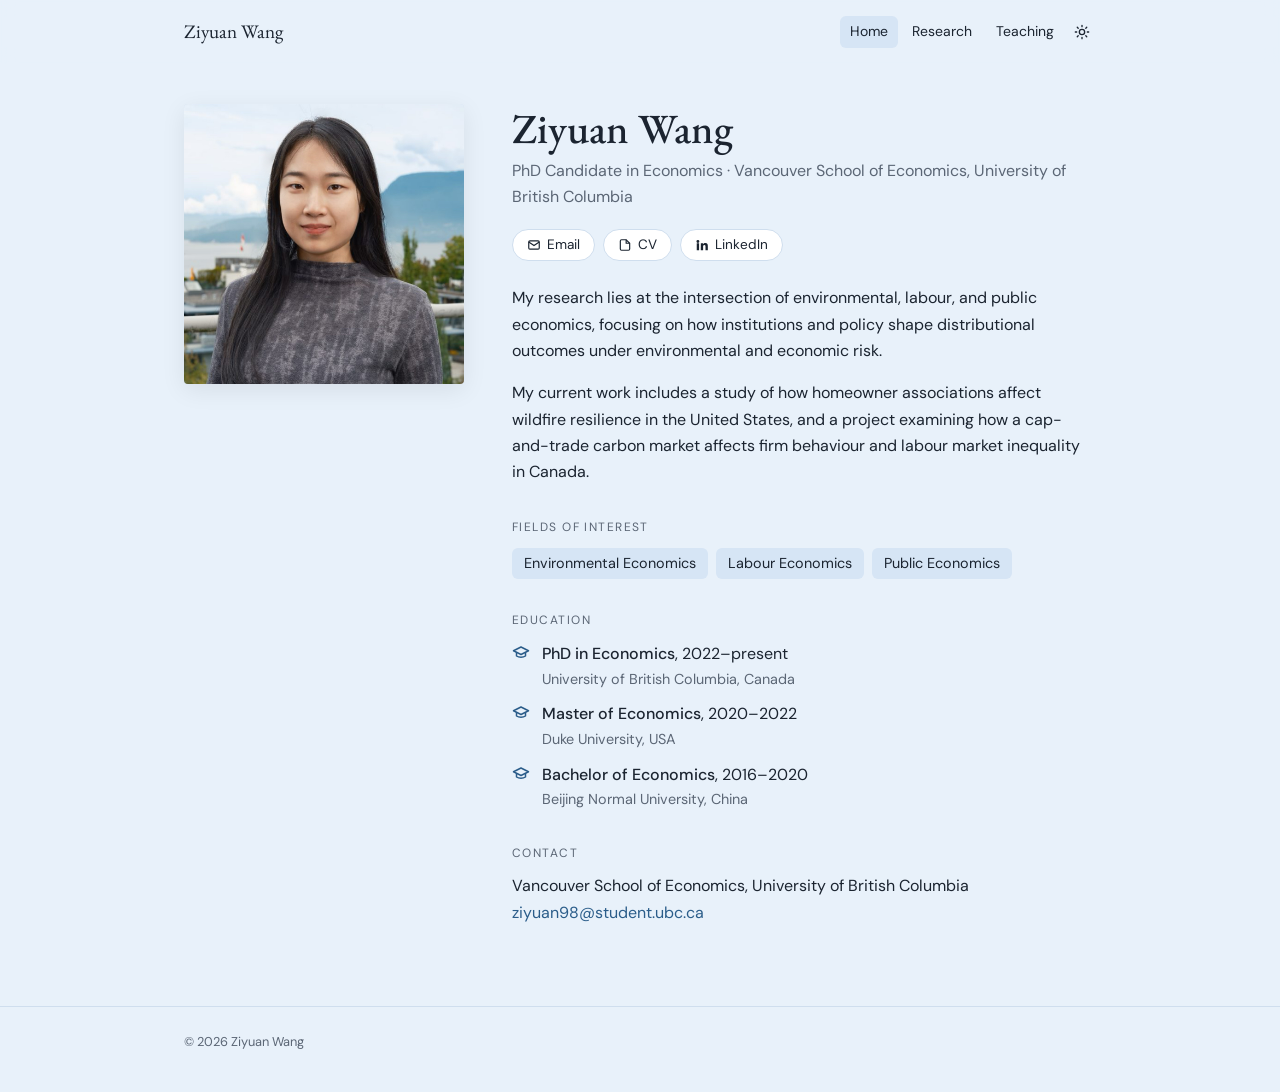
<file: index.html>
<!doctype html>
<html lang="en" data-theme="light">
<head>
  <meta charset="utf-8">
  <meta name="viewport" content="width=device-width, initial-scale=1">
  <title>Ziyuan Wang</title>
  <meta name="description" content="Ziyuan Wang, PhD candidate in Economics at the Vancouver School of Economics, UBC. Environmental, labour, and public economics.">
  <link rel="preconnect" href="https://fonts.googleapis.com">
  <link rel="preconnect" href="https://fonts.gstatic.com" crossorigin>
  <link href="https://fonts.googleapis.com/css2?family=DM+Sans:wght@400;500&family=EB+Garamond:wght@400;500&display=swap" rel="stylesheet">
  <link rel="stylesheet" href="style.css">
  <script src="script.js"></script>
</head>
<body>
  <header class="site">
    <div class="wrap">
      <a class="brand" href="index.html">Ziyuan Wang</a>
      <nav>
        <a href="index.html" aria-current="page">Home</a>
        <a href="research.html">Research</a>
        <a href="teaching.html">Teaching</a>
        <button id="theme" aria-label="Toggle dark mode">
          <svg viewBox="0 0 24 24" fill="none" stroke="currentColor" stroke-width="2" stroke-linecap="round"><circle cx="12" cy="12" r="4"/><path d="M12 2v2M12 20v2M4.9 4.9l1.4 1.4M17.7 17.7l1.4 1.4M2 12h2M20 12h2M4.9 19.1l1.4-1.4M17.7 6.3l1.4-1.4"/></svg>
        </button>
      </nav>
    </div>
  </header>

  <main>
    <div class="wrap">
      <section class="hero">
        <!-- To add a photo: put a file named photo.jpg next to this page. Until then, initials are shown. -->
        <div class="photo">
          <img src="photo.jpg" alt="Ziyuan Wang" onerror="this.remove()">
          <span class="initials">ZW</span>
        </div>

        <div>
          <h1>Ziyuan Wang</h1>
          <p class="role">PhD Candidate in Economics · Vancouver School of Economics, University of British Columbia</p>

          <div class="pills">
            <a class="pill" href="mailto:ziyuan98@student.ubc.ca">
              <svg viewBox="0 0 24 24" fill="none" stroke="currentColor" stroke-width="2"><rect x="3" y="5" width="18" height="14" rx="2"/><path d="m3 7 9 6 9-6"/></svg>Email
            </a>
            <a class="pill" href="cv.pdf">
              <svg viewBox="0 0 24 24" fill="none" stroke="currentColor" stroke-width="2"><path d="M14 3H6a2 2 0 0 0-2 2v14a2 2 0 0 0 2 2h12a2 2 0 0 0 2-2V9z"/><path d="M14 3v6h6"/></svg>CV
            </a>
            <a class="pill" href="https://www.linkedin.com/in/ziyuanw" target="_blank" rel="noopener">
              <svg viewBox="0 0 24 24" fill="currentColor"><path d="M4.98 3.5a2.5 2.5 0 1 1 0 5 2.5 2.5 0 0 1 0-5zM3 9h4v12H3zM10 9h3.8v1.7h.05c.53-1 1.83-2.05 3.77-2.05C21.6 8.65 22 11.2 22 14.5V21h-4v-5.7c0-1.36-.03-3.1-1.9-3.1-1.9 0-2.2 1.48-2.2 3V21h-4z"/></svg>LinkedIn
            </a>
          </div>

          <div class="bio">
            <p>My research lies at the intersection of environmental, labour, and public economics, focusing on how institutions and policy shape distributional outcomes under environmental and economic risk.</p>
            <p>My current work includes a study of how homeowner associations affect wildfire resilience in the United States, and a project examining how a cap-and-trade carbon market affects firm behaviour and labour market inequality in Canada.</p>          </div>

          <p class="label">Fields of interest</p>
          <div class="fields">
            <span>Environmental Economics</span>
            <span>Labour Economics</span>
            <span>Public Economics</span>
          </div>

          <p class="label">Education</p>
          <ul class="edu">
            <li>
              <svg viewBox="0 0 24 24" fill="none" stroke="currentColor" stroke-width="2" stroke-linejoin="round"><path d="M2 9l10-5 10 5-10 5z"/><path d="M6 11v5c3 2 9 2 12 0v-5"/></svg>
              <div><strong>PhD in Economics</strong>, 2022–present<span>University of British Columbia, Canada</span></div>
            </li>
            <li>
              <svg viewBox="0 0 24 24" fill="none" stroke="currentColor" stroke-width="2" stroke-linejoin="round"><path d="M2 9l10-5 10 5-10 5z"/><path d="M6 11v5c3 2 9 2 12 0v-5"/></svg>
              <div><strong>Master of Economics</strong>, 2020–2022<span>Duke University, USA</span></div>
            </li>
            <li>
              <svg viewBox="0 0 24 24" fill="none" stroke="currentColor" stroke-width="2" stroke-linejoin="round"><path d="M2 9l10-5 10 5-10 5z"/><path d="M6 11v5c3 2 9 2 12 0v-5"/></svg>
              <div><strong>Bachelor of Economics</strong>, 2016–2020<span>Beijing Normal University, China</span></div>
            </li>
          </ul>

          <p class="label">Contact</p>
          <p style="margin:0">Vancouver School of Economics, University of British Columbia<br>
            <a href="mailto:ziyuan98@student.ubc.ca">ziyuan98@student.ubc.ca</a></p>
        </div>
      </section>
    </div>
  </main>

  <footer class="site"><div class="wrap">© 2026 Ziyuan Wang</div></footer>
</body>
</html>
</file>
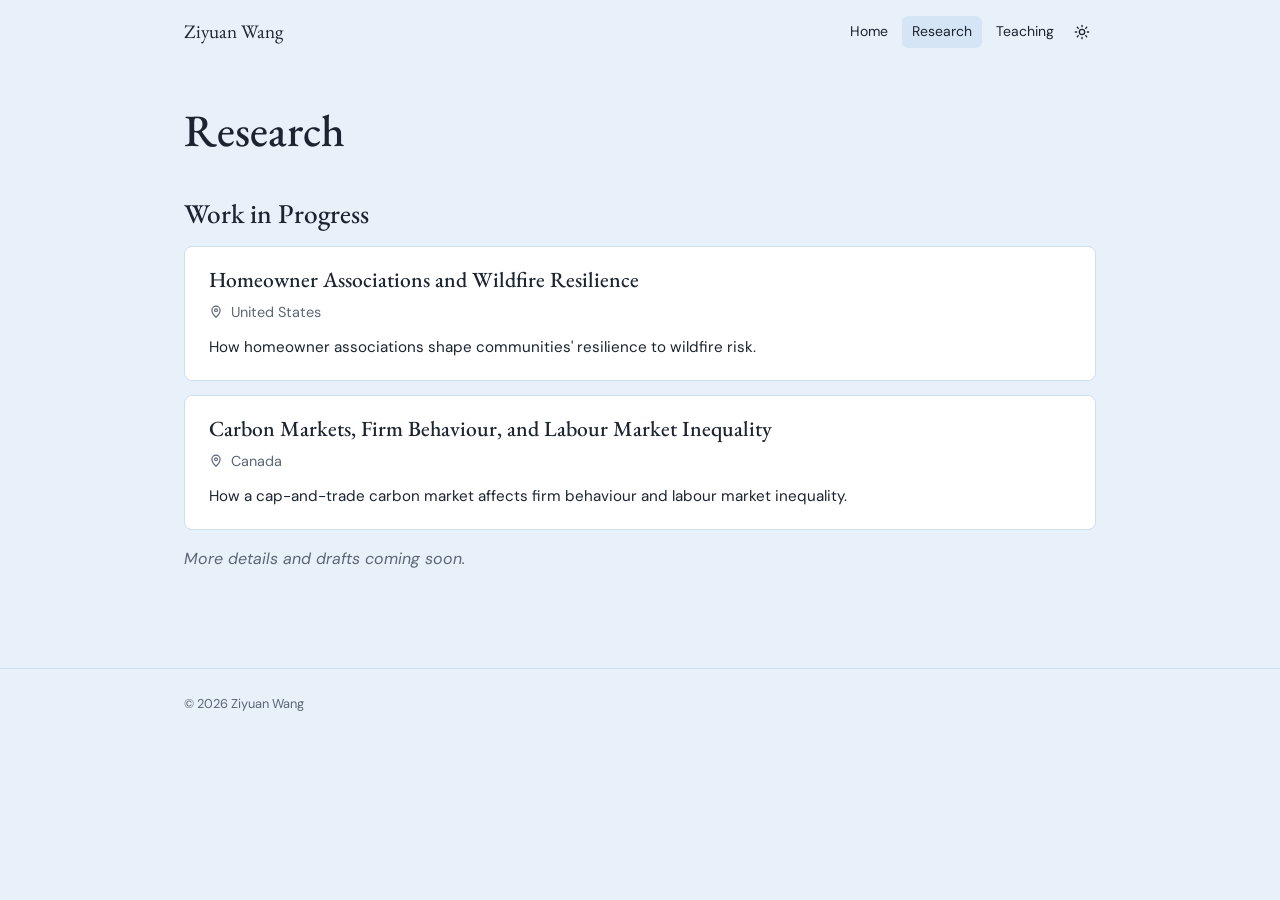
<file: research.html>
<!doctype html>
<html lang="en" data-theme="light">
<head>
  <meta charset="utf-8">
  <meta name="viewport" content="width=device-width, initial-scale=1">
  <title>Research | Ziyuan Wang</title>
  <link rel="preconnect" href="https://fonts.googleapis.com">
  <link rel="preconnect" href="https://fonts.gstatic.com" crossorigin>
  <link href="https://fonts.googleapis.com/css2?family=DM+Sans:wght@400;500&family=EB+Garamond:wght@400;500&display=swap" rel="stylesheet">
  <link rel="stylesheet" href="style.css">
  <script src="script.js"></script>
</head>
<body>
  <header class="site">
    <div class="wrap">
      <a class="brand" href="index.html">Ziyuan Wang</a>
      <nav>
        <a href="index.html">Home</a>
        <a href="research.html" aria-current="page">Research</a>
        <a href="teaching.html">Teaching</a>
        <button id="theme" aria-label="Toggle dark mode">
          <svg viewBox="0 0 24 24" fill="none" stroke="currentColor" stroke-width="2" stroke-linecap="round"><circle cx="12" cy="12" r="4"/><path d="M12 2v2M12 20v2M4.9 4.9l1.4 1.4M17.7 17.7l1.4 1.4M2 12h2M20 12h2M4.9 19.1l1.4-1.4M17.7 6.3l1.4-1.4"/></svg>
        </button>
      </nav>
    </div>
  </header>

  <main>
    <div class="wrap">
      <h1 class="page-title">Research</h1>

      <!--
        To add a paper later, copy one <div class="card"> ... </div> block and edit it.
        Useful extras inside a card:
          <li>…coauthor line…</li>  (in the .meta list)
          <p class="abstract">Abstract text…</p>
          <a href="paper.pdf">Draft (PDF)</a>
        To add a "Working Papers" section, copy the <h2> line below and rename it.
      -->

      <h2 class="section-title">Work in Progress</h2>

      <div class="card">
        <h3>Homeowner Associations and Wildfire Resilience</h3>
        <ul class="meta">
          <li><svg viewBox="0 0 24 24" fill="none" stroke="currentColor" stroke-width="2"><path d="M12 21s7-6.2 7-12a7 7 0 0 0-14 0c0 5.8 7 12 7 12z"/><circle cx="12" cy="9" r="2.5"/></svg>United States</li>
        </ul>
        <p class="abstract">How homeowner associations shape communities' resilience to wildfire risk.</p>
      </div>

      <div class="card">
        <h3>Carbon Markets, Firm Behaviour, and Labour Market Inequality</h3>
        <ul class="meta">
          <li><svg viewBox="0 0 24 24" fill="none" stroke="currentColor" stroke-width="2"><path d="M12 21s7-6.2 7-12a7 7 0 0 0-14 0c0 5.8 7 12 7 12z"/><circle cx="12" cy="9" r="2.5"/></svg>Canada</li>
        </ul>
        <p class="abstract">How a cap-and-trade carbon market affects firm behaviour and labour market inequality.</p>
      </div>

      <p class="note">More details and drafts coming soon.</p>
    </div>
  </main>

  <footer class="site"><div class="wrap">© 2026 Ziyuan Wang</div></footer>
</body>
</html>
</file>
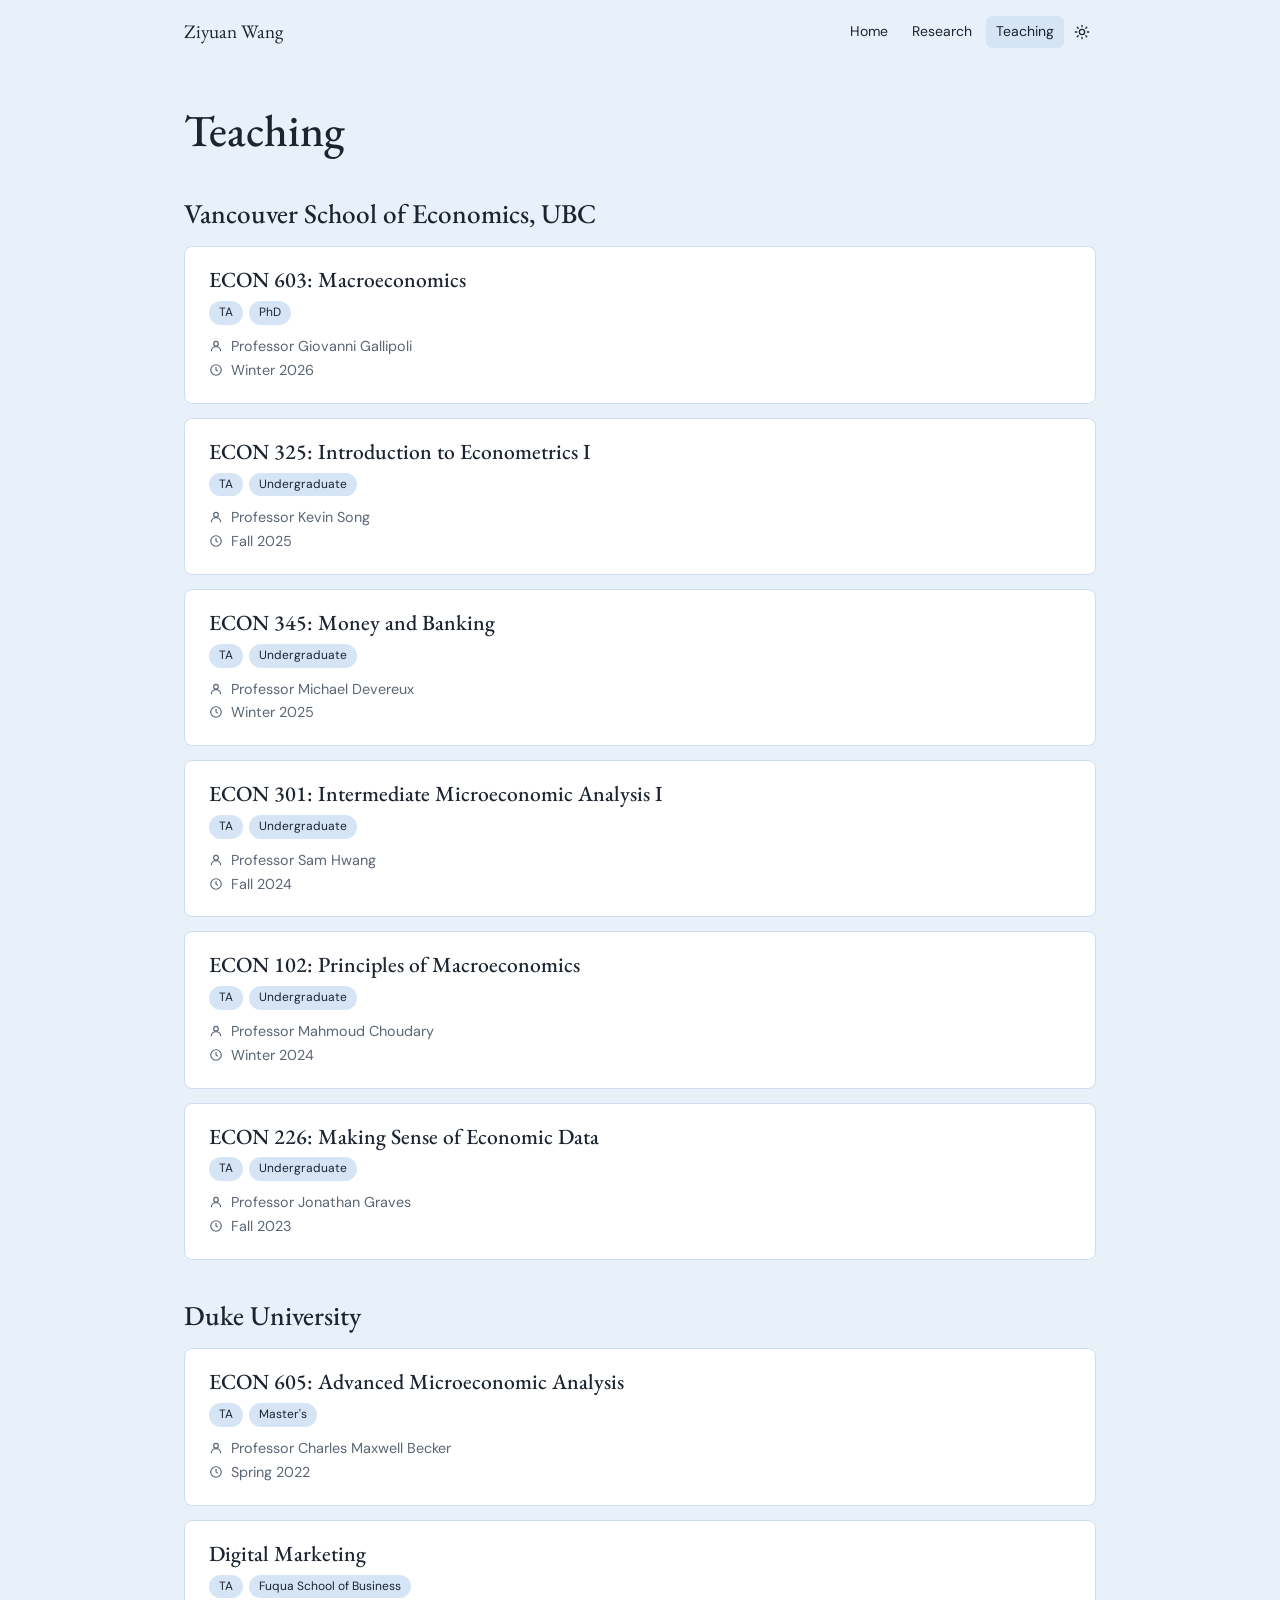
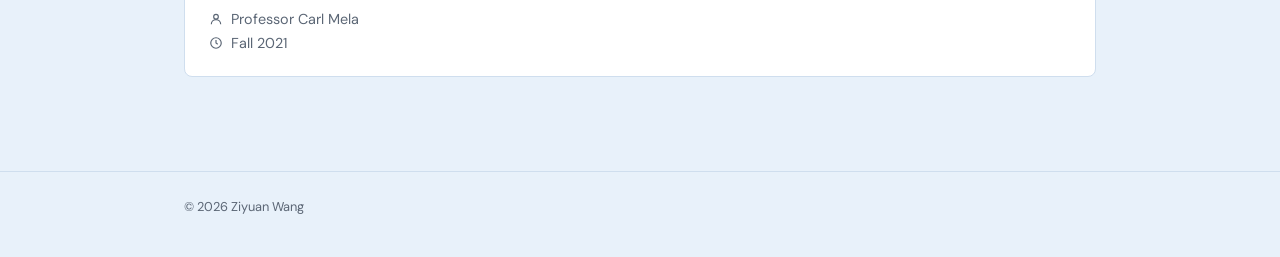
<file: teaching.html>
<!doctype html>
<html lang="en" data-theme="light">
<head>
  <meta charset="utf-8">
  <meta name="viewport" content="width=device-width, initial-scale=1">
  <title>Teaching | Ziyuan Wang</title>
  <link rel="preconnect" href="https://fonts.googleapis.com">
  <link rel="preconnect" href="https://fonts.gstatic.com" crossorigin>
  <link href="https://fonts.googleapis.com/css2?family=DM+Sans:wght@400;500&family=EB+Garamond:wght@400;500&display=swap" rel="stylesheet">
  <link rel="stylesheet" href="style.css">
  <script src="script.js"></script>
</head>
<body>
  <header class="site">
    <div class="wrap">
      <a class="brand" href="index.html">Ziyuan Wang</a>
      <nav>
        <a href="index.html">Home</a>
        <a href="research.html">Research</a>
        <a href="teaching.html" aria-current="page">Teaching</a>
        <button id="theme" aria-label="Toggle dark mode">
          <svg viewBox="0 0 24 24" fill="none" stroke="currentColor" stroke-width="2" stroke-linecap="round"><circle cx="12" cy="12" r="4"/><path d="M12 2v2M12 20v2M4.9 4.9l1.4 1.4M17.7 17.7l1.4 1.4M2 12h2M20 12h2M4.9 19.1l1.4-1.4M17.7 6.3l1.4-1.4"/></svg>
        </button>
      </nav>
    </div>
  </header>

  <main>
    <div class="wrap">
      <h1 class="page-title">Teaching</h1>
      <!-- To add a course, copy one <div class="card"> ... </div> block and edit it. -->

      <h2 class="section-title">Vancouver School of Economics, UBC</h2>

      <div class="card">
        <h3>ECON 603: Macroeconomics</h3>
        <div class="tags"><span>TA</span><span>PhD</span></div>
        <ul class="meta">
          <li><svg viewBox="0 0 24 24" fill="none" stroke="currentColor" stroke-width="2"><circle cx="12" cy="8" r="4"/><path d="M4 21a8 8 0 0 1 16 0"/></svg>Professor Giovanni Gallipoli</li>
          <li><svg viewBox="0 0 24 24" fill="none" stroke="currentColor" stroke-width="2"><circle cx="12" cy="12" r="9"/><path d="M12 7v5l3 2"/></svg>Winter 2026</li>
        </ul>
      </div>

      <div class="card">
        <h3>ECON 325: Introduction to Econometrics I</h3>
        <div class="tags"><span>TA</span><span>Undergraduate</span></div>
        <ul class="meta">
          <li><svg viewBox="0 0 24 24" fill="none" stroke="currentColor" stroke-width="2"><circle cx="12" cy="8" r="4"/><path d="M4 21a8 8 0 0 1 16 0"/></svg>Professor Kevin Song</li>
          <li><svg viewBox="0 0 24 24" fill="none" stroke="currentColor" stroke-width="2"><circle cx="12" cy="12" r="9"/><path d="M12 7v5l3 2"/></svg>Fall 2025</li>
        </ul>
      </div>

      <div class="card">
        <h3>ECON 345: Money and Banking</h3>
        <div class="tags"><span>TA</span><span>Undergraduate</span></div>
        <ul class="meta">
          <li><svg viewBox="0 0 24 24" fill="none" stroke="currentColor" stroke-width="2"><circle cx="12" cy="8" r="4"/><path d="M4 21a8 8 0 0 1 16 0"/></svg>Professor Michael Devereux</li>
          <li><svg viewBox="0 0 24 24" fill="none" stroke="currentColor" stroke-width="2"><circle cx="12" cy="12" r="9"/><path d="M12 7v5l3 2"/></svg>Winter 2025</li>
        </ul>
      </div>

      <div class="card">
        <h3>ECON 301: Intermediate Microeconomic Analysis I</h3>
        <div class="tags"><span>TA</span><span>Undergraduate</span></div>
        <ul class="meta">
          <li><svg viewBox="0 0 24 24" fill="none" stroke="currentColor" stroke-width="2"><circle cx="12" cy="8" r="4"/><path d="M4 21a8 8 0 0 1 16 0"/></svg>Professor Sam Hwang</li>
          <li><svg viewBox="0 0 24 24" fill="none" stroke="currentColor" stroke-width="2"><circle cx="12" cy="12" r="9"/><path d="M12 7v5l3 2"/></svg>Fall 2024</li>
        </ul>
      </div>

      <div class="card">
        <h3>ECON 102: Principles of Macroeconomics</h3>
        <div class="tags"><span>TA</span><span>Undergraduate</span></div>
        <ul class="meta">
          <li><svg viewBox="0 0 24 24" fill="none" stroke="currentColor" stroke-width="2"><circle cx="12" cy="8" r="4"/><path d="M4 21a8 8 0 0 1 16 0"/></svg>Professor Mahmoud Choudary</li>
          <li><svg viewBox="0 0 24 24" fill="none" stroke="currentColor" stroke-width="2"><circle cx="12" cy="12" r="9"/><path d="M12 7v5l3 2"/></svg>Winter 2024</li>
        </ul>
      </div>

      <div class="card">
        <h3>ECON 226: Making Sense of Economic Data</h3>
        <div class="tags"><span>TA</span><span>Undergraduate</span></div>
        <ul class="meta">
          <li><svg viewBox="0 0 24 24" fill="none" stroke="currentColor" stroke-width="2"><circle cx="12" cy="8" r="4"/><path d="M4 21a8 8 0 0 1 16 0"/></svg>Professor Jonathan Graves</li>
          <li><svg viewBox="0 0 24 24" fill="none" stroke="currentColor" stroke-width="2"><circle cx="12" cy="12" r="9"/><path d="M12 7v5l3 2"/></svg>Fall 2023</li>
        </ul>
      </div>

      <h2 class="section-title">Duke University</h2>

      <div class="card">
        <h3>ECON 605: Advanced Microeconomic Analysis</h3>
        <div class="tags"><span>TA</span><span>Master's</span></div>
        <ul class="meta">
          <li><svg viewBox="0 0 24 24" fill="none" stroke="currentColor" stroke-width="2"><circle cx="12" cy="8" r="4"/><path d="M4 21a8 8 0 0 1 16 0"/></svg>Professor Charles Maxwell Becker</li>
          <li><svg viewBox="0 0 24 24" fill="none" stroke="currentColor" stroke-width="2"><circle cx="12" cy="12" r="9"/><path d="M12 7v5l3 2"/></svg>Spring 2022</li>
        </ul>
      </div>

      <div class="card">
        <h3>Digital Marketing</h3>
        <div class="tags"><span>TA</span><span>Fuqua School of Business</span></div>
        <ul class="meta">
          <li><svg viewBox="0 0 24 24" fill="none" stroke="currentColor" stroke-width="2"><circle cx="12" cy="8" r="4"/><path d="M4 21a8 8 0 0 1 16 0"/></svg>Professor Carl Mela</li>
          <li><svg viewBox="0 0 24 24" fill="none" stroke="currentColor" stroke-width="2"><circle cx="12" cy="12" r="9"/><path d="M12 7v5l3 2"/></svg>Fall 2021</li>
        </ul>
      </div>
    </div>
  </main>

  <footer class="site"><div class="wrap">© 2026 Ziyuan Wang</div></footer>
</body>
</html>
</file>
<file: style.css>
/* ---------- Colours (light / dark) ---------- */
:root {
  --bg: #e8f1fa;
  --surface: #ffffff;
  --text: #1b2430;
  --muted: #5b6675;
  --line: #cfdeee;
  --accent: #2b5d8a;
  --accent-soft: #d6e5f5;
  --serif: "EB Garamond", "Palatino Linotype", Palatino, Georgia, serif;
  --sans: "DM Sans", -apple-system, "Segoe UI", Helvetica, Arial, sans-serif;
  color-scheme: light;
}
@media (prefers-color-scheme: dark) {
  :root:not([data-theme="light"]) {
    --bg: #0f1722;
    --surface: #172131;
    --text: #e6ecf3;
    --muted: #94a3b8;
    --line: #26344a;
    --accent: #8ab8e6;
    --accent-soft: #1e2d42;
    color-scheme: dark;
  }
}
:root[data-theme="dark"] {
  --bg: #0f1722;
  --surface: #172131;
  --text: #e6ecf3;
  --muted: #94a3b8;
  --line: #26344a;
  --accent: #8ab8e6;
  --accent-soft: #1e2d42;
  color-scheme: dark;
}

/* ---------- Base ---------- */
* { box-sizing: border-box; }
html { -webkit-text-size-adjust: 100%; }
body {
  margin: 0;
  background: var(--bg);
  color: var(--text);
  font-family: var(--sans);
  font-size: 16px;
  line-height: 1.65;
  transition: background .2s, color .2s;
}
a { color: var(--accent); text-decoration: none; }
a:hover { text-decoration: underline; text-underline-offset: 3px; }
h1, h2, h3 { font-family: var(--serif); font-weight: 500; line-height: 1.2; margin: 0; }

.wrap { max-width: 960px; margin: 0 auto; padding: 0 24px; }

/* ---------- Header / nav ---------- */
header.site {
  position: sticky; top: 0; z-index: 10;
  background: color-mix(in srgb, var(--bg) 88%, transparent);
  backdrop-filter: blur(8px);
}
header.site .wrap {
  display: flex; align-items: center; justify-content: space-between;
  height: 64px; gap: 16px;
}
.brand { font-family: var(--serif); font-size: 1.2rem; color: var(--text); }
.brand:hover { text-decoration: none; }
nav { display: flex; align-items: center; gap: 4px; }
nav a {
  color: var(--text); font-size: .875rem;
  padding: 4px 10px; border-radius: 6px;
}
nav a:hover { background: var(--accent-soft); text-decoration: none; }
nav a[aria-current="page"] { background: var(--accent-soft); }
#theme {
  background: none; border: 0; cursor: pointer; color: var(--text);
  padding: 6px; border-radius: 6px; display: grid; place-items: center;
}
#theme:hover { background: var(--accent-soft); }
#theme svg { width: 16px; height: 16px; }

main { padding: 40px 0 80px; }

/* ---------- Home ---------- */
.hero {
  display: grid; grid-template-columns: 280px 1fr; gap: 48px; align-items: start;
}
.photo {
  width: 100%; aspect-ratio: 1 / 1; border-radius: 4px; overflow: hidden;
  background: var(--accent-soft);
  box-shadow: 0 6px 24px rgba(0,0,0,.08);
  display: grid; place-items: center;
}
.photo img { width: 100%; height: 100%; object-fit: cover; display: block; }
.photo .initials { font-family: var(--serif); font-size: 4rem; color: var(--accent); }
.hero h1 { font-size: 2.6rem; margin-bottom: 4px; }
.role { color: var(--muted); margin: 0 0 18px; }
.pills { display: flex; flex-wrap: wrap; gap: 8px; margin-bottom: 24px; }
.pill {
  display: inline-flex; align-items: center; gap: 6px;
  border: 1px solid var(--line); background: var(--surface); color: var(--text);
  border-radius: 999px; padding: 4px 14px; font-size: .85rem;
}
.pill:hover { border-color: var(--accent); text-decoration: none; }
.pill svg { width: 14px; height: 14px; }
.bio p { margin: 0 0 16px; }

.label {
  font-size: .75rem; letter-spacing: .12em; text-transform: uppercase;
  color: var(--muted); margin: 32px 0 10px;
}
.fields { display: flex; flex-wrap: wrap; gap: 8px; }
.fields span {
  background: var(--accent-soft); color: var(--text);
  padding: 4px 12px; border-radius: 6px; font-size: .9rem;
}

.edu { list-style: none; padding: 0; margin: 0; display: grid; gap: 10px; }
.edu li { display: flex; gap: 12px; align-items: flex-start; }
.edu svg { width: 18px; height: 18px; flex: none; margin-top: 3px; color: var(--accent); }
.edu strong { font-weight: 500; }
.edu span { display: block; color: var(--muted); font-size: .9rem; }

/* ---------- Inner pages ---------- */
.page-title { font-size: 2.8rem; margin-bottom: 32px; }
.section-title { font-size: 1.7rem; margin: 40px 0 16px; }

.card {
  background: var(--surface); border: 1px solid var(--line);
  border-radius: 8px; padding: 20px 24px; margin-bottom: 14px;
}
.card h3 { font-size: 1.35rem; margin-bottom: 8px; }
.meta { list-style: none; padding: 0; margin: 0; color: var(--muted); font-size: .9rem; }
.meta li { display: flex; gap: 8px; align-items: baseline; }
.meta svg { width: 14px; height: 14px; flex: none; position: relative; top: 2px; }
.tags { display: flex; gap: 6px; margin: 0 0 10px; flex-wrap: wrap; }
.tags span {
  font-size: .75rem; padding: 2px 10px; border-radius: 999px;
  background: var(--accent-soft); color: var(--text);
}
.abstract { margin: 10px 0 0; font-size: .95rem; }
.note { color: var(--muted); font-style: italic; }

footer.site { border-top: 1px solid var(--line); padding: 24px 0 40px; color: var(--muted); font-size: .8rem; }

/* ---------- Phone ---------- */
@media (max-width: 720px) {
  .wrap { padding: 0 16px; }
  .hero { grid-template-columns: 1fr; gap: 24px; }
  .photo { max-width: 260px; }
  .hero h1 { font-size: 2.2rem; }
  .page-title { font-size: 2.2rem; }
  .brand { font-size: 1.05rem; }
  nav a { padding: 4px 7px; font-size: .82rem; }
  .card { padding: 16px 18px; }
}
</file>
